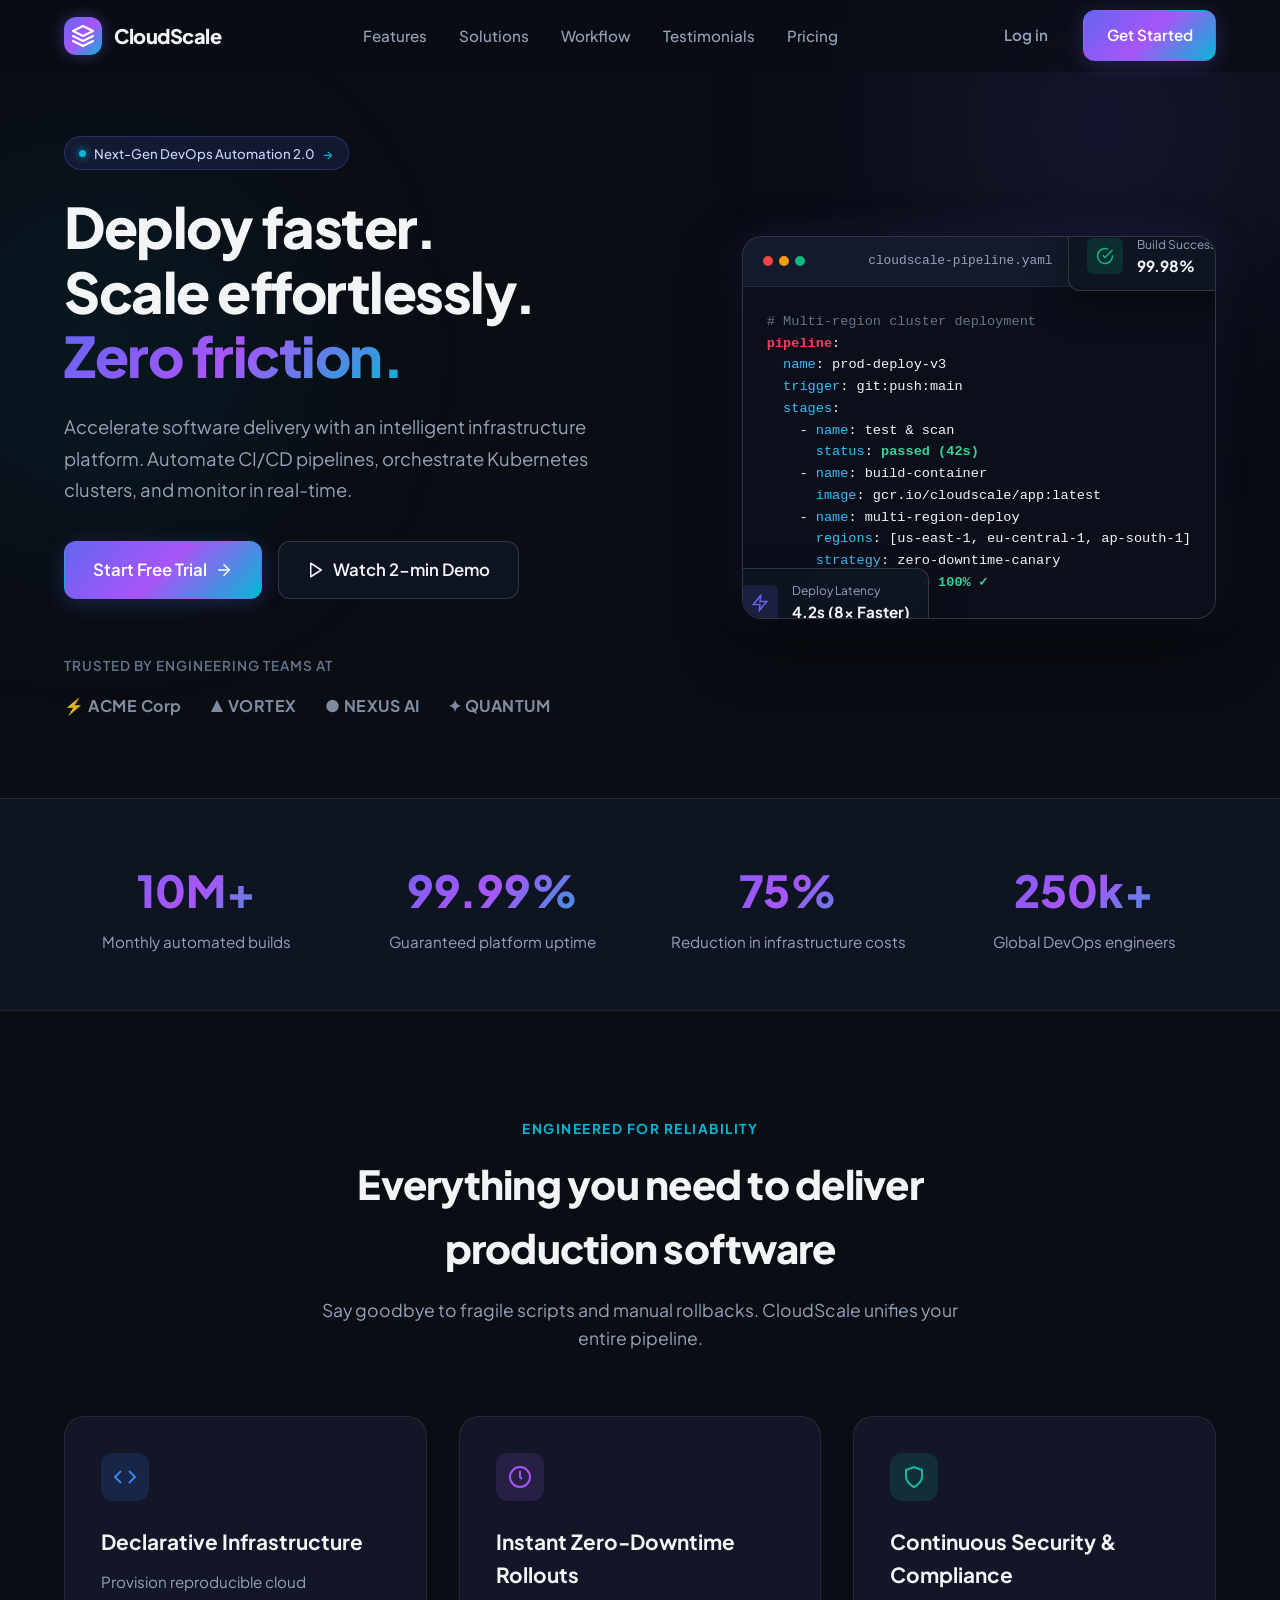
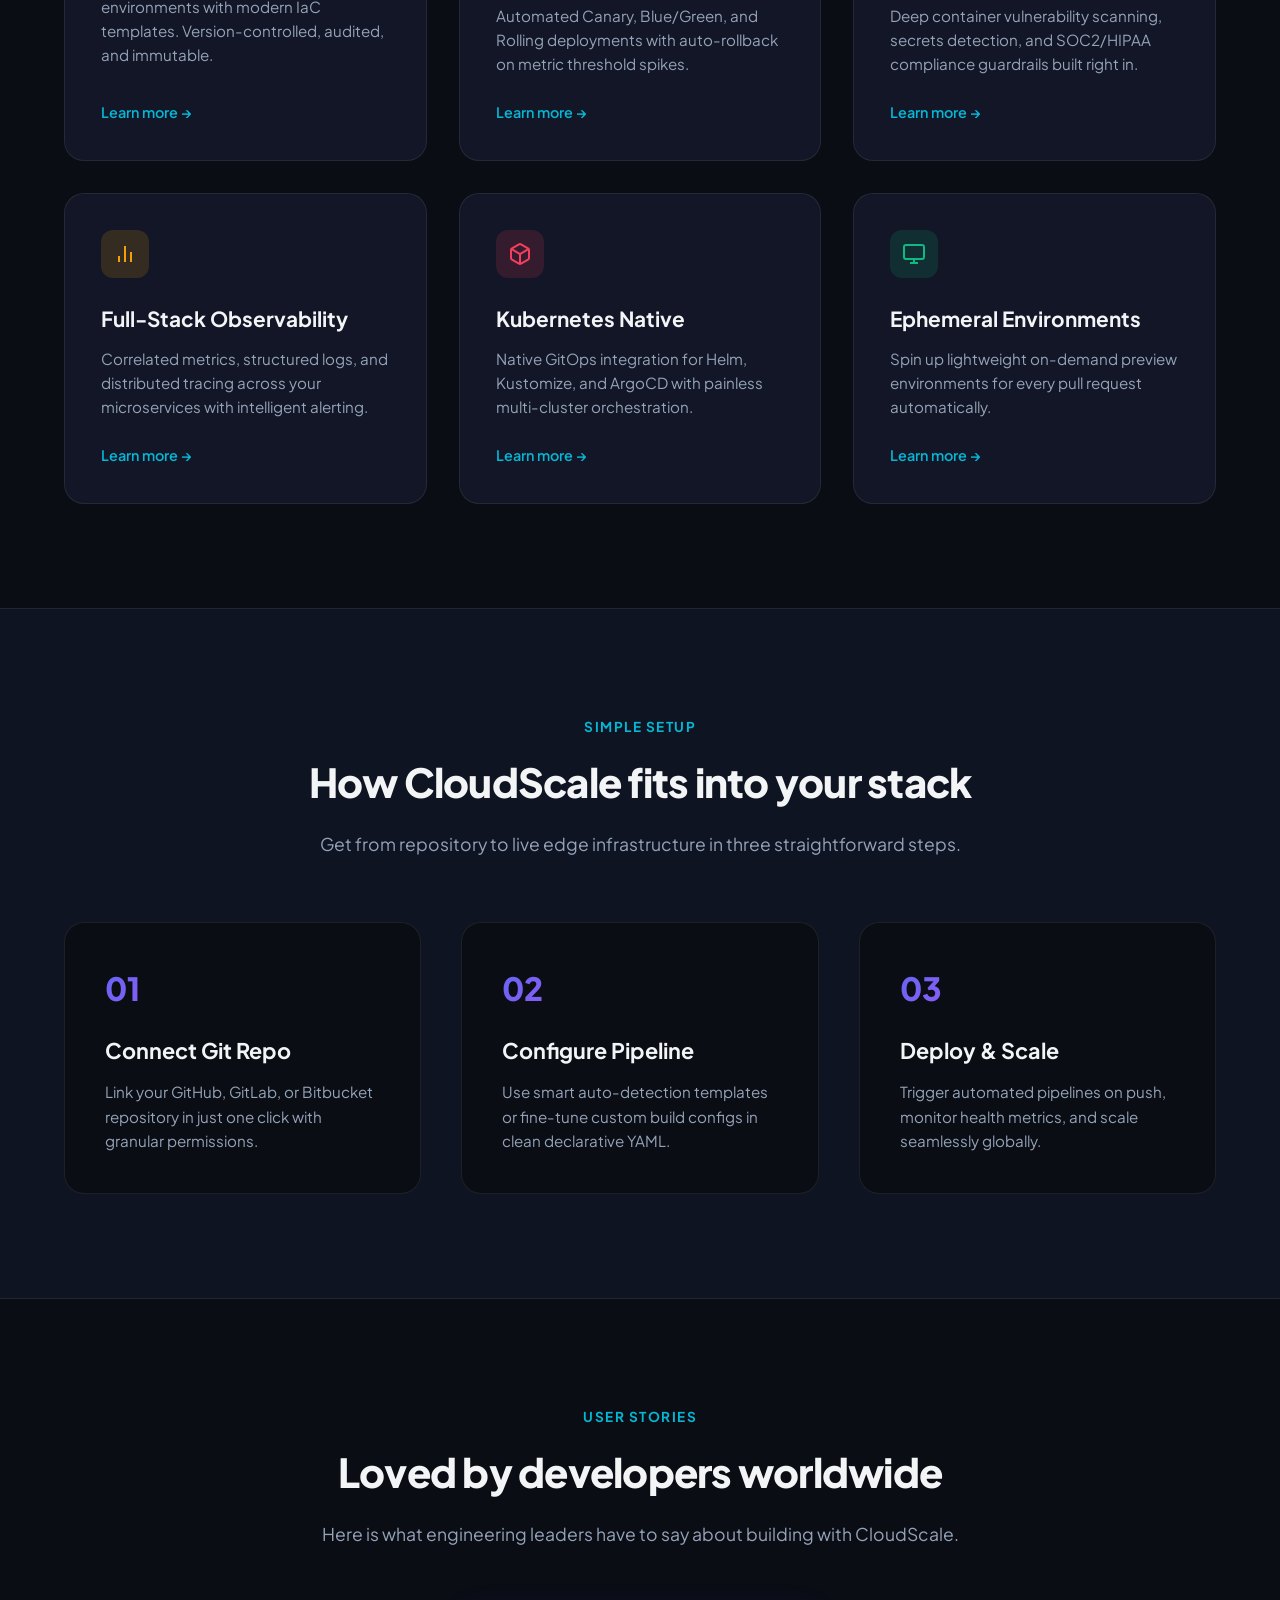
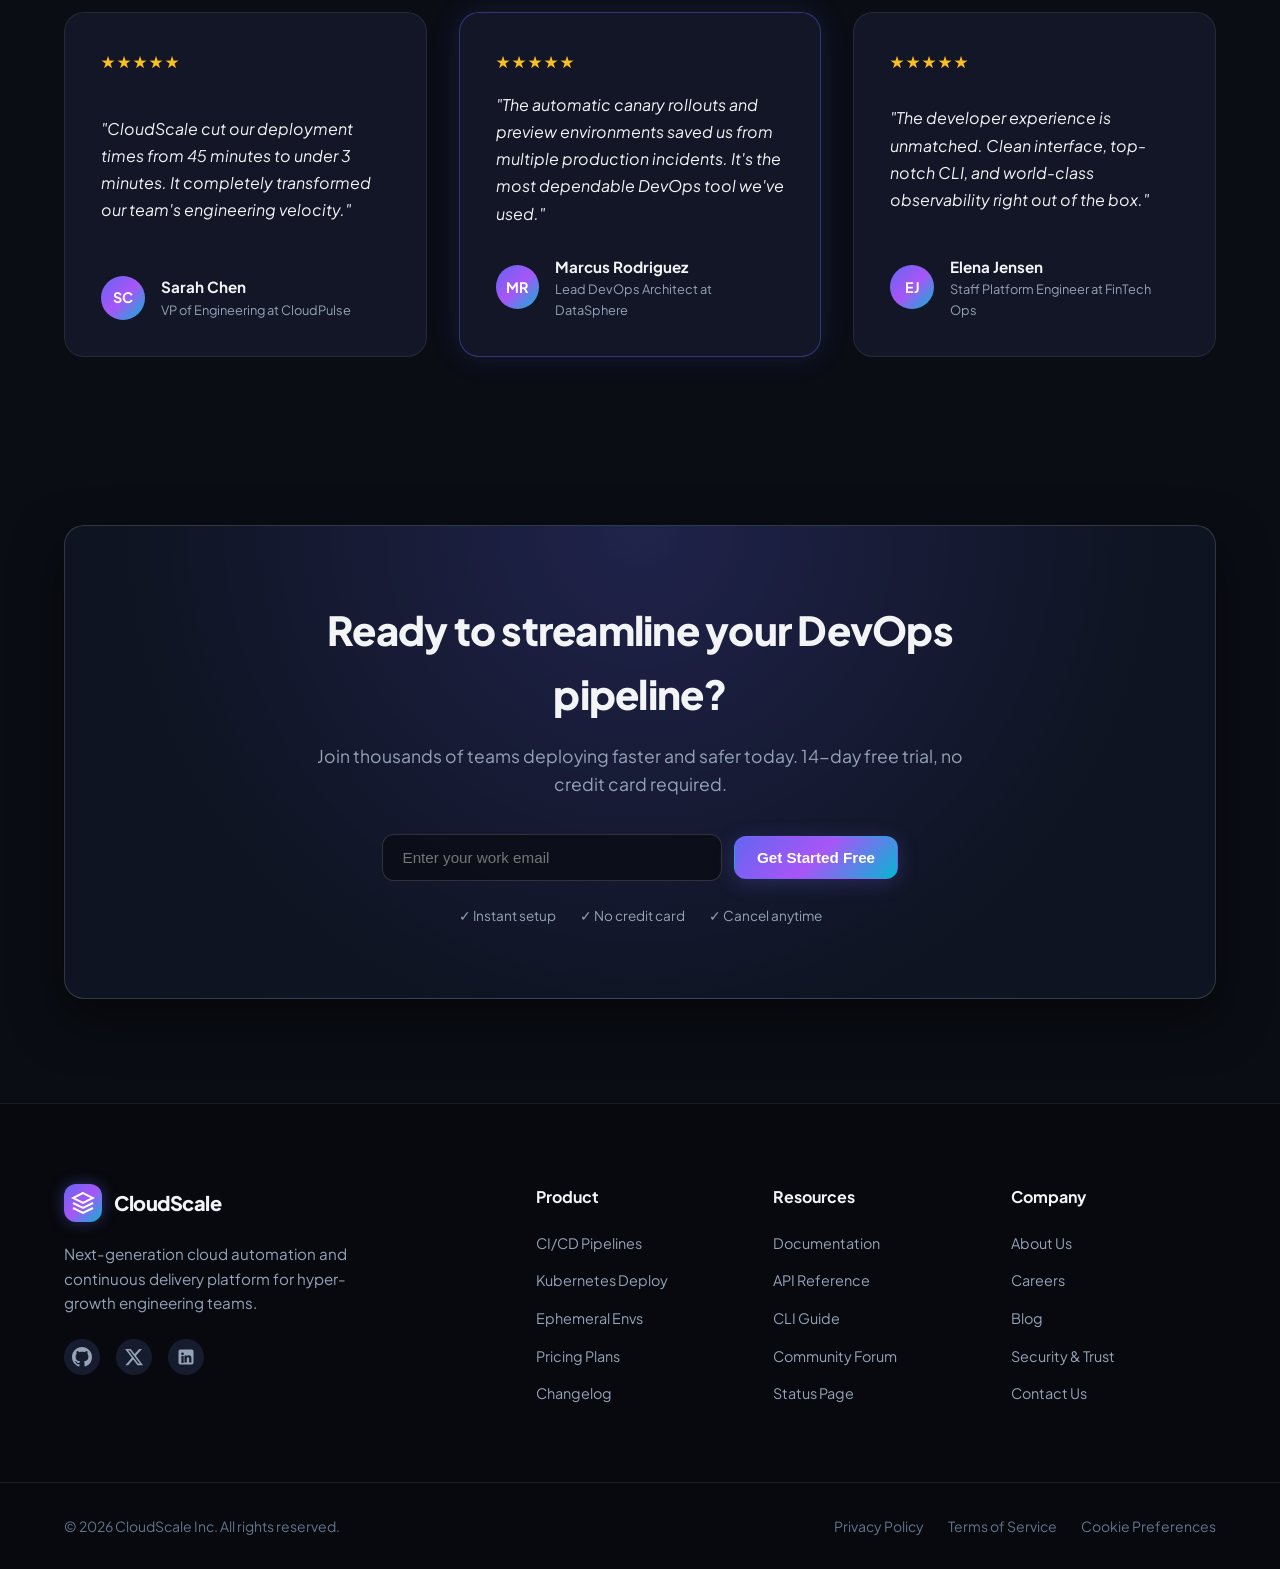
<file: index.html>
<!DOCTYPE html>
<html lang="en">
<head>
  <meta charset="UTF-8" />
  <meta name="viewport" content="width=device-width, initial-scale=1.0" />
  <title>CloudScale — Modern Cloud & DevOps Platform</title>
  <link rel="preconnect" href="https://fonts.googleapis.com">
  <link rel="preconnect" href="https://fonts.gstatic.com" crossorigin>
  <link href="https://fonts.googleapis.com/css2?family=Plus+Jakarta+Sans:wght@300;400;500;600;700;800&display=swap" rel="stylesheet">
  <link rel="stylesheet" href="styles.css" />
</head>
<body>
  <!-- Header / Navigation -->
  <header class="navbar" id="navbar">
    <div class="container nav-container">
      <a href="#" class="brand-logo">
        <div class="logo-icon">
          <svg width="24" height="24" viewBox="0 0 24 24" fill="none" stroke="currentColor" stroke-width="2" stroke-linecap="round" stroke-linejoin="round">
            <polygon points="12 2 2 7 12 12 22 7 12 2"></polygon>
            <polyline points="2 17 12 22 22 17"></polyline>
            <polyline points="2 12 12 17 22 12"></polyline>
          </svg>
        </div>
        <span>CloudScale</span>
      </a>

      <nav class="nav-menu" id="nav-menu">
        <ul class="nav-list">
          <li class="nav-item"><a href="#features" class="nav-link">Features</a></li>
          <li class="nav-item"><a href="#solutions" class="nav-link">Solutions</a></li>
          <li class="nav-item"><a href="#workflow" class="nav-link">Workflow</a></li>
          <li class="nav-item"><a href="#testimonials" class="nav-link">Testimonials</a></li>
          <li class="nav-item"><a href="#pricing" class="nav-link">Pricing</a></li>
        </ul>
        <div class="nav-mobile-actions">
          <a href="login.html" class="btn btn-secondary btn-sm">Log in</a>
          <a href="#get-started" class="btn btn-primary btn-sm">Get Started</a>
        </div>
      </nav>

      <div class="nav-actions">
        <a href="login.html" class="btn btn-ghost">Log in</a>
        <a href="#get-started" class="btn btn-primary">Get Started</a>
        <button class="menu-toggle" id="menu-toggle" aria-label="Toggle navigation">
          <span class="bar"></span>
          <span class="bar"></span>
          <span class="bar"></span>
        </button>
      </div>
    </div>
  </header>

  <!-- Hero Section -->
  <main>
    <section class="hero" id="home">
      <div class="glow glow-1"></div>
      <div class="glow glow-2"></div>
      
      <div class="container hero-container">
        <div class="hero-content">
          <div class="badge">
            <span class="badge-dot"></span>
            <span>Next-Gen DevOps Automation 2.0</span>
            <span class="badge-arrow">→</span>
          </div>

          <h1 class="hero-title">
            Deploy faster. <br />
            Scale effortlessly. <br />
            <span class="gradient-text">Zero friction.</span>
          </h1>

          <p class="hero-description">
            Accelerate software delivery with an intelligent infrastructure platform.
            Automate CI/CD pipelines, orchestrate Kubernetes clusters, and monitor in real-time.
          </p>

          <div class="hero-cta-group">
            <a href="#get-started" class="btn btn-primary btn-lg">
              Start Free Trial
              <svg width="18" height="18" viewBox="0 0 24 24" fill="none" stroke="currentColor" stroke-width="2" stroke-linecap="round" stroke-linejoin="round">
                <line x1="5" y1="12" x2="19" y2="12"></line>
                <polyline points="12 5 19 12 12 19"></polyline>
              </svg>
            </a>
            <a href="#demo" class="btn btn-secondary btn-lg">
              <svg width="18" height="18" viewBox="0 0 24 24" fill="none" stroke="currentColor" stroke-width="2" stroke-linecap="round" stroke-linejoin="round">
                <polygon points="5 3 19 12 5 21 5 3"></polygon>
              </svg>
              Watch 2-min Demo
            </a>
          </div>

          <div class="hero-trust">
            <p>Trusted by engineering teams at</p>
            <div class="trust-logos">
              <span class="brand-item">⚡ ACME Corp</span>
              <span class="brand-item">▲ VORTEX</span>
              <span class="brand-item">● NEXUS AI</span>
              <span class="brand-item">✦ QUANTUM</span>
            </div>
          </div>
        </div>

        <div class="hero-visual">
          <div class="window-card">
            <div class="window-header">
              <div class="window-dots">
                <span class="dot red"></span>
                <span class="dot yellow"></span>
                <span class="dot green"></span>
              </div>
              <div class="window-title">cloudscale-pipeline.yaml</div>
              <div class="window-status">
                <span class="pulse-indicator"></span> Live Deploy
              </div>
            </div>

            <div class="code-preview">
              <pre><code><span class="code-comment"># Multi-region cluster deployment</span>
<span class="code-keyword">pipeline</span>:
  <span class="code-prop">name</span>: prod-deploy-v3
  <span class="code-prop">trigger</span>: git:push:main
  <span class="code-prop">stages</span>:
    - <span class="code-prop">name</span>: test & scan
      <span class="code-prop">status</span>: <span class="code-success">passed (42s)</span>
    - <span class="code-prop">name</span>: build-container
      <span class="code-prop">image</span>: gcr.io/cloudscale/app:latest
    - <span class="code-prop">name</span>: multi-region-deploy
      <span class="code-prop">regions</span>: [us-east-1, eu-central-1, ap-south-1]
      <span class="code-prop">strategy</span>: zero-downtime-canary
      <span class="code-prop">status</span>: <span class="code-success">active 100% ✓</span></code></pre>
            </div>

            <!-- Floating metric cards -->
            <div class="floating-card stat-pill top-right">
              <div class="stat-icon green">
                <svg width="18" height="18" viewBox="0 0 24 24" fill="none" stroke="currentColor" stroke-width="2">
                  <path d="M22 11.08V12a10 10 0 1 1-5.93-9.14"></path>
                  <polyline points="22 4 12 14.01 9 11.01"></polyline>
                </svg>
              </div>
              <div>
                <div class="pill-label">Build Success</div>
                <div class="pill-val">99.98%</div>
              </div>
            </div>

            <div class="floating-card stat-pill bottom-left">
              <div class="stat-icon purple">
                <svg width="18" height="18" viewBox="0 0 24 24" fill="none" stroke="currentColor" stroke-width="2">
                  <polygon points="13 2 3 14 12 14 11 22 21 10 12 10 13 2"></polygon>
                </svg>
              </div>
              <div>
                <div class="pill-label">Deploy Latency</div>
                <div class="pill-val">4.2s (8x Faster)</div>
              </div>
            </div>
          </div>
        </div>
      </div>
    </section>

    <!-- Stats Section -->
    <section class="stats-section">
      <div class="container">
        <div class="stats-grid">
          <div class="stat-item">
            <h3 class="stat-number">10M+</h3>
            <p class="stat-desc">Monthly automated builds</p>
          </div>
          <div class="stat-item">
            <h3 class="stat-number">99.99%</h3>
            <p class="stat-desc">Guaranteed platform uptime</p>
          </div>
          <div class="stat-item">
            <h3 class="stat-number">75%</h3>
            <p class="stat-desc">Reduction in infrastructure costs</p>
          </div>
          <div class="stat-item">
            <h3 class="stat-number">250k+</h3>
            <p class="stat-desc">Global DevOps engineers</p>
          </div>
        </div>
      </div>
    </section>

    <!-- Features Section -->
    <section class="features" id="features">
      <div class="container">
        <div class="section-header">
          <span class="subheading">Engineered for Reliability</span>
          <h2 class="section-title">Everything you need to deliver production software</h2>
          <p class="section-subtitle">
            Say goodbye to fragile scripts and manual rollbacks. CloudScale unifies your entire pipeline.
          </p>
        </div>

        <div class="features-grid">
          <!-- Card 1 -->
          <div class="feature-card">
            <div class="feature-icon icon-blue">
              <svg width="24" height="24" viewBox="0 0 24 24" fill="none" stroke="currentColor" stroke-width="2">
                <polyline points="16 18 22 12 16 6"></polyline>
                <polyline points="8 6 2 12 8 18"></polyline>
              </svg>
            </div>
            <h3 class="feature-title">Declarative Infrastructure</h3>
            <p class="feature-text">
              Provision reproducible cloud environments with modern IaC templates. Version-controlled, audited, and immutable.
            </p>
            <a href="#" class="feature-link">Learn more →</a>
          </div>

          <!-- Card 2 -->
          <div class="feature-card">
            <div class="feature-icon icon-purple">
              <svg width="24" height="24" viewBox="0 0 24 24" fill="none" stroke="currentColor" stroke-width="2">
                <circle cx="12" cy="12" r="10"></circle>
                <polyline points="12 6 12 12 14 14"></polyline>
              </svg>
            </div>
            <h3 class="feature-title">Instant Zero-Downtime Rollouts</h3>
            <p class="feature-text">
              Automated Canary, Blue/Green, and Rolling deployments with auto-rollback on metric threshold spikes.
            </p>
            <a href="#" class="feature-link">Learn more →</a>
          </div>

          <!-- Card 3 -->
          <div class="feature-card">
            <div class="feature-icon icon-teal">
              <svg width="24" height="24" viewBox="0 0 24 24" fill="none" stroke="currentColor" stroke-width="2">
                <path d="M12 22s8-4 8-10V5l-8-3-8 3v7c0 6 8 10 8 10z"></path>
              </svg>
            </div>
            <h3 class="feature-title">Continuous Security & Compliance</h3>
            <p class="feature-text">
              Deep container vulnerability scanning, secrets detection, and SOC2/HIPAA compliance guardrails built right in.
            </p>
            <a href="#" class="feature-link">Learn more →</a>
          </div>

          <!-- Card 4 -->
          <div class="feature-card">
            <div class="feature-icon icon-amber">
              <svg width="24" height="24" viewBox="0 0 24 24" fill="none" stroke="currentColor" stroke-width="2">
                <line x1="18" y1="20" x2="18" y2="10"></line>
                <line x1="12" y1="20" x2="12" y2="4"></line>
                <line x1="6" y1="20" x2="6" y2="14"></line>
              </svg>
            </div>
            <h3 class="feature-title">Full-Stack Observability</h3>
            <p class="feature-text">
              Correlated metrics, structured logs, and distributed tracing across your microservices with intelligent alerting.
            </p>
            <a href="#" class="feature-link">Learn more →</a>
          </div>

          <!-- Card 5 -->
          <div class="feature-card">
            <div class="feature-icon icon-rose">
              <svg width="24" height="24" viewBox="0 0 24 24" fill="none" stroke="currentColor" stroke-width="2">
                <path d="M21 16V8a2 2 0 0 0-1-1.73l-7-4a2 2 0 0 0-2 0l-7 4A2 2 0 0 0 3 8v8a2 2 0 0 0 1 1.73l7 4a2 2 0 0 0 2 0l7-4A2 2 0 0 0 21 16z"></path>
                <polyline points="3.27 6.96 12 12.01 20.73 6.96"></polyline>
                <line x1="12" y1="22.08" x2="12" y2="12"></line>
              </svg>
            </div>
            <h3 class="feature-title">Kubernetes Native</h3>
            <p class="feature-text">
              Native GitOps integration for Helm, Kustomize, and ArgoCD with painless multi-cluster orchestration.
            </p>
            <a href="#" class="feature-link">Learn more →</a>
          </div>

          <!-- Card 6 -->
          <div class="feature-card">
            <div class="feature-icon icon-emerald">
              <svg width="24" height="24" viewBox="0 0 24 24" fill="none" stroke="currentColor" stroke-width="2">
                <rect x="2" y="3" width="20" height="14" rx="2" ry="2"></rect>
                <line x1="8" y1="21" x2="16" y2="21"></line>
                <line x1="12" y1="17" x2="12" y2="21"></line>
              </svg>
            </div>
            <h3 class="feature-title">Ephemeral Environments</h3>
            <p class="feature-text">
              Spin up lightweight on-demand preview environments for every pull request automatically.
            </p>
            <a href="#" class="feature-link">Learn more →</a>
          </div>
        </div>
      </div>
    </section>

    <!-- Workflow Section -->
    <section class="workflow" id="workflow">
      <div class="container">
        <div class="section-header">
          <span class="subheading">Simple Setup</span>
          <h2 class="section-title">How CloudScale fits into your stack</h2>
          <p class="section-subtitle">Get from repository to live edge infrastructure in three straightforward steps.</p>
        </div>

        <div class="steps-grid">
          <div class="step-card">
            <div class="step-number">01</div>
            <h3 class="step-title">Connect Git Repo</h3>
            <p class="step-text">Link your GitHub, GitLab, or Bitbucket repository in just one click with granular permissions.</p>
          </div>
          <div class="step-card">
            <div class="step-number">02</div>
            <h3 class="step-title">Configure Pipeline</h3>
            <p class="step-text">Use smart auto-detection templates or fine-tune custom build configs in clean declarative YAML.</p>
          </div>
          <div class="step-card">
            <div class="step-number">03</div>
            <h3 class="step-title">Deploy & Scale</h3>
            <p class="step-text">Trigger automated pipelines on push, monitor health metrics, and scale seamlessly globally.</p>
          </div>
        </div>
      </div>
    </section>

    <!-- Testimonials Section -->
    <section class="testimonials" id="testimonials">
      <div class="container">
        <div class="section-header">
          <span class="subheading">User Stories</span>
          <h2 class="section-title">Loved by developers worldwide</h2>
          <p class="section-subtitle">Here is what engineering leaders have to say about building with CloudScale.</p>
        </div>

        <div class="testimonials-grid">
          <div class="testimonial-card">
            <div class="rating">★★★★★</div>
            <p class="quote">
              "CloudScale cut our deployment times from 45 minutes to under 3 minutes. It completely transformed our team's engineering velocity."
            </p>
            <div class="author-info">
              <div class="avatar">SC</div>
              <div>
                <div class="author-name">Sarah Chen</div>
                <div class="author-role">VP of Engineering at CloudPulse</div>
              </div>
            </div>
          </div>

          <div class="testimonial-card featured">
            <div class="rating">★★★★★</div>
            <p class="quote">
              "The automatic canary rollouts and preview environments saved us from multiple production incidents. It's the most dependable DevOps tool we've used."
            </p>
            <div class="author-info">
              <div class="avatar">MR</div>
              <div>
                <div class="author-name">Marcus Rodriguez</div>
                <div class="author-role">Lead DevOps Architect at DataSphere</div>
              </div>
            </div>
          </div>

          <div class="testimonial-card">
            <div class="rating">★★★★★</div>
            <p class="quote">
              "The developer experience is unmatched. Clean interface, top-notch CLI, and world-class observability right out of the box."
            </p>
            <div class="author-info">
              <div class="avatar">EJ</div>
              <div>
                <div class="author-name">Elena Jensen</div>
                <div class="author-role">Staff Platform Engineer at FinTech Ops</div>
              </div>
            </div>
          </div>
        </div>
      </div>
    </section>

    <!-- Call to Action Banner -->
    <section class="cta-banner" id="get-started">
      <div class="container">
        <div class="cta-card">
          <div class="cta-content">
            <h2 class="cta-title">Ready to streamline your DevOps pipeline?</h2>
            <p class="cta-text">
              Join thousands of teams deploying faster and safer today. 14-day free trial, no credit card required.
            </p>
            <form class="cta-form" id="signup-form" onsubmit="event.preventDefault(); alert('Thank you for getting started!');">
              <input type="email" placeholder="Enter your work email" required class="cta-input" />
              <button type="submit" class="btn btn-primary">Get Started Free</button>
            </form>
            <div class="cta-perks">
              <span>✓ Instant setup</span>
              <span>✓ No credit card</span>
              <span>✓ Cancel anytime</span>
            </div>
          </div>
        </div>
      </div>
    </section>
  </main>

  <!-- Footer -->
  <footer class="footer">
    <div class="container footer-container">
      <div class="footer-brand">
        <a href="#" class="brand-logo">
          <div class="logo-icon">
            <svg width="24" height="24" viewBox="0 0 24 24" fill="none" stroke="currentColor" stroke-width="2">
              <polygon points="12 2 2 7 12 12 22 7 12 2"></polygon>
              <polyline points="2 17 12 22 22 17"></polyline>
              <polyline points="2 12 12 17 22 12"></polyline>
            </svg>
          </div>
          <span>CloudScale</span>
        </a>
        <p class="footer-bio">
          Next-generation cloud automation and continuous delivery platform for hyper-growth engineering teams.
        </p>
        <div class="social-links">
          <a href="#" class="social-icon" aria-label="GitHub">
            <svg width="20" height="20" viewBox="0 0 24 24" fill="currentColor">
              <path d="M12 0C5.37 0 0 5.37 0 12c0 5.31 3.435 9.795 8.205 11.385.6.105.825-.255.825-.57 0-.285-.015-1.23-.015-2.235-3.015.555-3.795-.735-4.035-1.41-.135-.345-.72-1.41-1.23-1.695-.42-.225-1.02-.78-.015-.795.945-.015 1.62.87 1.845 1.23 1.08 1.815 2.805 1.305 3.495.99.105-.78.42-1.305.765-1.605-2.67-.3-5.46-1.335-5.46-5.925 0-1.305.465-2.385 1.23-3.225-.12-.3-.54-1.53.12-3.18 0 0 1.005-.315 3.3 1.23.96-.27 1.98-.405 3-.405s2.04.135 3 .405c2.295-1.56 3.3-1.23 3.3-1.23.66 1.65.24 2.88.12 3.18.765.84 1.23 1.905 1.23 3.225 0 4.605-2.805 5.625-5.475 5.925.435.375.81 1.095.81 2.22 0 1.605-.015 2.895-.015 3.3 0 .315.225.69.825.57A12.02 12.02 0 0024 12c0-6.63-5.37-12-12-12z"/>
            </svg>
          </a>
          <a href="#" class="social-icon" aria-label="Twitter">
            <svg width="20" height="20" viewBox="0 0 24 24" fill="currentColor">
              <path d="M18.244 2.25h3.308l-7.227 8.26 8.502 11.24H16.17l-5.214-6.817L4.99 21.75H1.68l7.73-8.835L1.254 2.25H8.08l4.713 6.231zm-1.161 17.52h1.833L7.084 4.126H5.117z"/>
            </svg>
          </a>
          <a href="#" class="social-icon" aria-label="LinkedIn">
            <svg width="20" height="20" viewBox="0 0 24 24" fill="currentColor">
              <path d="M19 3a2 2 0 0 1 2 2v14a2 2 0 0 1-2 2H5a2 2 0 0 1-2-2V5a2 2 0 0 1 2-2h14m-.5 15.5v-5.3a3.26 3.26 0 0 0-3.26-3.26c-.85 0-1.84.52-2.28 1.3v-1.11h-2.79v8.37h2.79v-4.93c0-.77.62-1.4 1.39-1.4a1.4 1.4 0 0 1 1.4 1.4v4.93h2.75M6.46 10.9v8.37H9.2V10.9H6.46M7.83 6.45a1.65 1.65 0 1 0 0 3.3 1.65 1.65 0 0 0 0-3.3z"/>
            </svg>
          </a>
        </div>
      </div>

      <div class="footer-links-grid">
        <div class="footer-col">
          <h4 class="footer-col-title">Product</h4>
          <ul>
            <li><a href="#features">CI/CD Pipelines</a></li>
            <li><a href="#features">Kubernetes Deploy</a></li>
            <li><a href="#features">Ephemeral Envs</a></li>
            <li><a href="#pricing">Pricing Plans</a></li>
            <li><a href="#">Changelog</a></li>
          </ul>
        </div>
        <div class="footer-col">
          <h4 class="footer-col-title">Resources</h4>
          <ul>
            <li><a href="#">Documentation</a></li>
            <li><a href="#">API Reference</a></li>
            <li><a href="#">CLI Guide</a></li>
            <li><a href="#">Community Forum</a></li>
            <li><a href="#">Status Page</a></li>
          </ul>
        </div>
        <div class="footer-col">
          <h4 class="footer-col-title">Company</h4>
          <ul>
            <li><a href="#">About Us</a></li>
            <li><a href="#">Careers</a></li>
            <li><a href="#">Blog</a></li>
            <li><a href="#">Security & Trust</a></li>
            <li><a href="#">Contact Us</a></li>
          </ul>
        </div>
      </div>
    </div>

    <div class="footer-bottom">
      <div class="container footer-bottom-inner">
        <p>&copy; 2026 CloudScale Inc. All rights reserved.</p>
        <div class="legal-links">
          <a href="#">Privacy Policy</a>
          <a href="#">Terms of Service</a>
          <a href="#">Cookie Preferences</a>
        </div>
      </div>
    </div>
  </footer>

  <script src="script.js"></script>
</body>
</html>
</file>
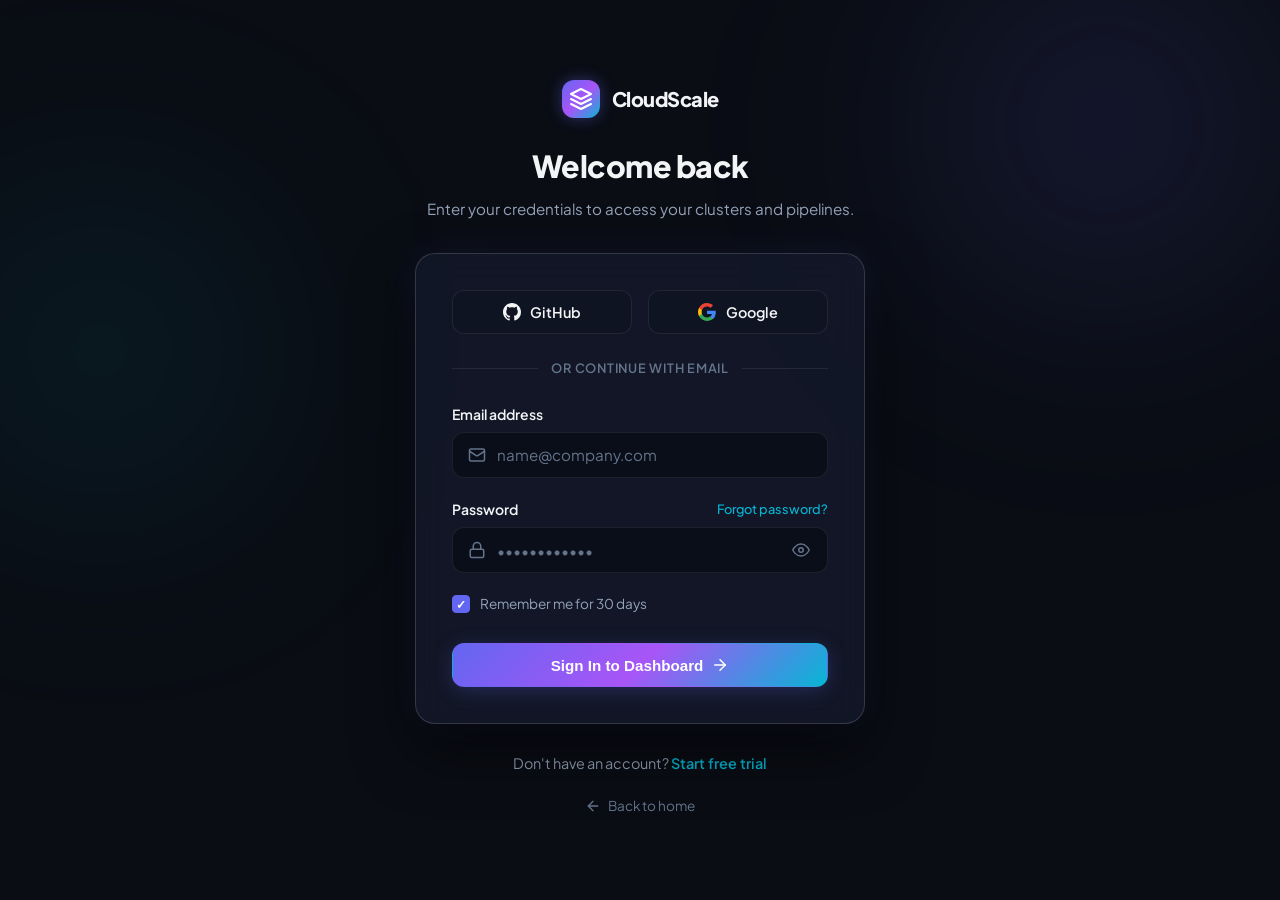
<file: login.html>
<!DOCTYPE html>
<html lang="en">
<head>
  <meta charset="UTF-8" />
  <meta name="viewport" content="width=device-width, initial-scale=1.0" />
  <title>Log In — CloudScale</title>
  <link rel="preconnect" href="https://fonts.googleapis.com">
  <link rel="preconnect" href="https://fonts.gstatic.com" crossorigin>
  <link href="https://fonts.googleapis.com/css2?family=Plus+Jakarta+Sans:wght@300;400;500;600;700;800&display=swap" rel="stylesheet">
  <link rel="stylesheet" href="styles.css" />
</head>
<body class="auth-body">
  <div class="glow glow-1"></div>
  <div class="glow glow-2"></div>

  <div class="auth-container">
    <!-- Brand Header -->
    <div class="auth-header">
      <a href="index.html" class="brand-logo auth-logo">
        <div class="logo-icon">
          <svg width="24" height="24" viewBox="0 0 24 24" fill="none" stroke="currentColor" stroke-width="2" stroke-linecap="round" stroke-linejoin="round">
            <polygon points="12 2 2 7 12 12 22 7 12 2"></polygon>
            <polyline points="2 17 12 22 22 17"></polyline>
            <polyline points="2 12 12 17 22 12"></polyline>
          </svg>
        </div>
        <span>CloudScale</span>
      </a>
      <h1 class="auth-title">Welcome back</h1>
      <p class="auth-subtitle">Enter your credentials to access your clusters and pipelines.</p>
    </div>

    <!-- Login Card -->
    <div class="auth-card">
      <!-- Social Sign In -->
      <div class="social-auth-group">
        <button type="button" class="btn-social">
          <svg width="18" height="18" viewBox="0 0 24 24" fill="currentColor">
            <path d="M12 0C5.37 0 0 5.37 0 12c0 5.31 3.435 9.795 8.205 11.385.6.105.825-.255.825-.57 0-.285-.015-1.23-.015-2.235-3.015.555-3.795-.735-4.035-1.41-.135-.345-.72-1.41-1.23-1.695-.42-.225-1.02-.78-.015-.795.945-.015 1.62.87 1.845 1.23 1.08 1.815 2.805 1.305 3.495.99.105-.78.42-1.305.765-1.605-2.67-.3-5.46-1.335-5.46-5.925 0-1.305.465-2.385 1.23-3.225-.12-.3-.54-1.53.12-3.18 0 0 1.005-.315 3.3 1.23.96-.27 1.98-.405 3-.405s2.04.135 3 .405c2.295-1.56 3.3-1.23 3.3-1.23.66 1.65.24 2.88.12 3.18.765.84 1.23 1.905 1.23 3.225 0 4.605-2.805 5.625-5.475 5.925.435.375.81 1.095.81 2.22 0 1.605-.015 2.895-.015 3.3 0 .315.225.69.825.57A12.02 12.02 0 0024 12c0-6.63-5.37-12-12-12z"/>
          </svg>
          <span>GitHub</span>
        </button>
        <button type="button" class="btn-social">
          <svg width="18" height="18" viewBox="0 0 24 24">
            <path fill="#4285F4" d="M23.745 12.27c0-.7-.06-1.4-.19-2.07H12v4.51h6.6c-.29 1.52-1.14 2.82-2.4 3.68v3.05h3.88c2.27-2.09 3.665-5.17 3.665-9.17z"/>
            <path fill="#34A853" d="M12 24c3.24 0 5.95-1.08 7.93-2.91l-3.88-3.05c-1.08.72-2.45 1.16-4.05 1.16-3.12 0-5.77-2.1-6.72-4.93H1.25v3.15C3.26 21.36 7.33 24 12 24z"/>
            <path fill="#FBBC05" d="M5.28 14.27A7.14 7.14 0 0 1 4.9 12c0-.79.14-1.57.38-2.27V6.58H1.25A11.97 11.97 0 0 0 0 12c0 1.92.45 3.74 1.25 5.42l4.03-3.15z"/>
            <path fill="#EA4335" d="M12 4.75c1.77 0 3.35.61 4.6 1.8l3.42-3.42C17.95 1.19 15.24 0 12 0 7.33 0 3.26 2.64 1.25 6.58l4.03 3.15c.95-2.83 3.6-4.98 6.72-4.98z"/>
          </svg>
          <span>Google</span>
        </button>
      </div>

      <div class="auth-divider">
        <span>or continue with email</span>
      </div>

      <!-- Login Form -->
      <form class="auth-form" id="login-form">
        <div class="form-group">
          <label for="email" class="form-label">Email address</label>
          <div class="input-wrapper">
            <svg class="input-icon" width="18" height="18" viewBox="0 0 24 24" fill="none" stroke="currentColor" stroke-width="2" stroke-linecap="round" stroke-linejoin="round">
              <rect x="2" y="4" width="20" height="16" rx="2"></rect>
              <path d="m22 7-8.97 5.7a1.94 1.94 0 0 1-2.06 0L2 7"></path>
            </svg>
            <input 
              type="email" 
              id="email" 
              class="form-input" 
              placeholder="name@company.com" 
              required 
              autocomplete="email"
            />
          </div>
        </div>

        <div class="form-group">
          <div class="label-row">
            <label for="password" class="form-label">Password</label>
            <a href="#" class="forgot-link">Forgot password?</a>
          </div>
          <div class="input-wrapper">
            <svg class="input-icon" width="18" height="18" viewBox="0 0 24 24" fill="none" stroke="currentColor" stroke-width="2" stroke-linecap="round" stroke-linejoin="round">
              <rect x="3" y="11" width="18" height="11" rx="2" ry="2"></rect>
              <path d="M7 11V7a5 5 0 0 1 10 0v4"></path>
            </svg>
            <input 
              type="password" 
              id="password" 
              class="form-input" 
              placeholder="••••••••••••" 
              required 
              autocomplete="current-password"
            />
            <button type="button" class="password-toggle" id="password-toggle" aria-label="Toggle password visibility">
              <svg id="eye-icon" width="18" height="18" viewBox="0 0 24 24" fill="none" stroke="currentColor" stroke-width="2" stroke-linecap="round" stroke-linejoin="round">
                <path d="M1 12s4-8 11-8 11 8 11 8-4 8-11 8-11-8-11-8z"></path>
                <circle cx="12" cy="12" r="3"></circle>
              </svg>
            </button>
          </div>
        </div>

        <div class="form-options">
          <label class="checkbox-container">
            <input type="checkbox" id="remember" checked />
            <span class="custom-checkbox"></span>
            <span class="checkbox-label">Remember me for 30 days</span>
          </label>
        </div>

        <button type="submit" class="btn btn-primary btn-block" id="login-submit-btn">
          <span>Sign In to Dashboard</span>
          <svg width="18" height="18" viewBox="0 0 24 24" fill="none" stroke="currentColor" stroke-width="2" stroke-linecap="round" stroke-linejoin="round">
            <line x1="5" y1="12" x2="19" y2="12"></line>
            <polyline points="12 5 19 12 12 19"></polyline>
          </svg>
        </button>
      </form>
    </div>

    <!-- Auth Footer / Switcher -->
    <div class="auth-footer">
      <p>Don't have an account? <a href="index.html#get-started" class="highlight-link">Start free trial</a></p>
      <div class="back-home">
        <a href="index.html" class="back-link">
          <svg width="16" height="16" viewBox="0 0 24 24" fill="none" stroke="currentColor" stroke-width="2" stroke-linecap="round" stroke-linejoin="round">
            <line x1="19" y1="12" x2="5" y2="12"></line>
            <polyline points="12 19 5 12 12 5"></polyline>
          </svg>
          Back to home
        </a>
      </div>
    </div>
  </div>

  <script src="script.js"></script>
</body>
</html>
</file>
<file: styles.css>
/* ==========================================================================
   ========================================================================== */
:root {
  --font-family: 'Plus Jakarta Sans', -apple-system, BlinkMacSystemFont, 'Segoe UI', Roboto, sans-serif;
  
  /* Color Palette */
  --bg-primary: #0a0d14;
  --bg-secondary: #0f1422;
  --bg-tertiary: #161c2e;
  --bg-card: rgba(22, 28, 46, 0.7);
  --bg-card-hover: rgba(30, 38, 62, 0.85);

  --border-color: rgba(255, 255, 255, 0.08);
  --border-color-light: rgba(255, 255, 255, 0.15);

  --text-main: #f3f4f6;
  --text-muted: #94a3b8;
  --text-subtle: #64748b;

  --accent-primary: #6366f1;       /* Indigo */
  --accent-primary-hover: #4f46e5;
  --accent-secondary: #06b6d4;     /* Cyan */
  --accent-gradient: linear-gradient(135deg, #6366f1 0%, #a855f7 50%, #06b6d4 100%);
  --accent-glow: rgba(99, 102, 241, 0.25);

  --success: #10b981;
  --warning: #f59e0b;
  --danger: #ef4444;

  /* Spacing & Sizes */
  --container-max-width: 1200px;
  --header-height: 72px;
  --radius-sm: 6px;
  --radius-md: 12px;
  --radius-lg: 20px;
  --radius-full: 9999px;

  /* Transitions */
  --transition-smooth: all 0.25s cubic-bezier(0.4, 0, 0.2, 1);
}

/* ==========================================================================
   Reset & Base Styles
   ========================================================================== */
*, *::before, *::after {
  box-sizing: border-box;
  margin: 0;
  padding: 0;
}

html {
  scroll-behavior: smooth;
  font-family: var(--font-family);
  background-color: var(--bg-primary);
  color: var(--text-main);
  line-height: 1.6;
  -webkit-font-smoothing: antialiased;
}

body {
  overflow-x: hidden;
  position: relative;
  background-color: var(--bg-primary);
  min-height: 100vh;
}

a {
  color: inherit;
  text-decoration: none;
  transition: var(--transition-smooth);
}

ul {
  list-style: none;
}

img, svg {
  vertical-align: middle;
}

/* Container */
.container {
  width: 100%;
  max-width: var(--container-max-width);
  margin-left: auto;
  margin-right: auto;
  padding-left: 1.5rem;
  padding-right: 1.5rem;
}

/* ==========================================================================
   Buttons & Badges
   ========================================================================== */
.btn {
  display: inline-flex;
  align-items: center;
  justify-content: center;
  gap: 0.5rem;
  padding: 0.75rem 1.4rem;
  font-size: 0.95rem;
  font-weight: 600;
  border-radius: var(--radius-md);
  border: 1px solid transparent;
  cursor: pointer;
  transition: var(--transition-smooth);
  white-space: nowrap;
}

.btn-primary {
  background: var(--accent-gradient);
  color: #ffffff;
  box-shadow: 0 4px 20px var(--accent-glow);
}

.btn-primary:hover {
  transform: translateY(-2px);
  box-shadow: 0 6px 25px rgba(99, 102, 241, 0.4);
}

.btn-secondary {
  background: var(--bg-secondary);
  color: var(--text-main);
  border-color: var(--border-color-light);
}

.btn-secondary:hover {
  background: var(--bg-tertiary);
  border-color: rgba(255, 255, 255, 0.3);
  transform: translateY(-2px);
}

.btn-ghost {
  background: transparent;
  color: var(--text-muted);
}

.btn-ghost:hover {
  color: var(--text-main);
  background: rgba(255, 255, 255, 0.05);
}

.btn-sm {
  padding: 0.5rem 1rem;
  font-size: 0.875rem;
}

.btn-lg {
  padding: 0.9rem 1.75rem;
  font-size: 1.05rem;
}

.badge {
  display: inline-flex;
  align-items: center;
  gap: 0.5rem;
  padding: 0.35rem 0.9rem;
  font-size: 0.825rem;
  font-weight: 500;
  border-radius: var(--radius-full);
  background: rgba(99, 102, 241, 0.12);
  border: 1px solid rgba(99, 102, 241, 0.3);
  color: #c7d2fe;
  margin-bottom: 1.5rem;
}

.badge-dot {
  width: 7px;
  height: 7px;
  border-radius: 50%;
  background-color: var(--accent-secondary);
  box-shadow: 0 0 8px var(--accent-secondary);
}

.badge-arrow {
  color: var(--accent-secondary);
  transition: transform 0.2s ease;
}

.badge:hover .badge-arrow {
  transform: translateX(3px);
}

.gradient-text {
  background: var(--accent-gradient);
  -webkit-background-clip: text;
  -webkit-text-fill-color: transparent;
}

/* ==========================================================================
   Header & Navigation
   ========================================================================== */
.navbar {
  position: fixed;
  top: 0;
  left: 0;
  right: 0;
  height: var(--header-height);
  z-index: 1000;
  background: rgba(10, 13, 20, 0.7);
  backdrop-filter: blur(12px);
  border-bottom: 1px solid transparent;
  transition: var(--transition-smooth);
}

.navbar.scrolled {
  background: rgba(10, 13, 20, 0.9);
  border-bottom-color: var(--border-color);
  box-shadow: 0 10px 30px rgba(0, 0, 0, 0.5);
}

.nav-container {
  display: flex;
  align-items: center;
  justify-content: space-between;
  height: 100%;
}

.brand-logo {
  display: flex;
  align-items: center;
  gap: 0.75rem;
  font-size: 1.25rem;
  font-weight: 800;
  letter-spacing: -0.5px;
  color: var(--text-main);
}

.logo-icon {
  width: 38px;
  height: 38px;
  display: flex;
  align-items: center;
  justify-content: center;
  background: var(--accent-gradient);
  border-radius: var(--radius-md);
  color: white;
  box-shadow: 0 0 15px rgba(99, 102, 241, 0.4);
}

.nav-menu {
  display: flex;
  align-items: center;
}

.nav-list {
  display: flex;
  align-items: center;
  gap: 2rem;
}

.nav-link {
  font-size: 0.95rem;
  font-weight: 500;
  color: var(--text-muted);
}

.nav-link:hover {
  color: #ffffff;
}

.nav-actions {
  display: flex;
  align-items: center;
  gap: 0.75rem;
}

.nav-mobile-actions {
  display: none;
}

.menu-toggle {
  display: none;
  flex-direction: column;
  justify-content: space-between;
  width: 26px;
  height: 18px;
  background: transparent;
  border: none;
  cursor: pointer;
}

.menu-toggle .bar {
  height: 2px;
  width: 100%;
  background-color: var(--text-main);
  border-radius: 2px;
  transition: var(--transition-smooth);
}

/* ==========================================================================
   Hero Section
   ========================================================================== */
.hero {
  position: relative;
  padding-top: calc(var(--header-height) + 4rem);
  padding-bottom: 5rem;
  overflow: hidden;
}

.glow {
  position: absolute;
  border-radius: 50%;
  filter: blur(120px);
  z-index: 0;
  pointer-events: none;
}

.glow-1 {
  width: 450px;
  height: 450px;
  top: -100px;
  right: -50px;
  background: radial-gradient(circle, rgba(99, 102, 241, 0.25) 0%, rgba(0, 0, 0, 0) 70%);
}

.glow-2 {
  width: 400px;
  height: 400px;
  top: 150px;
  left: -100px;
  background: radial-gradient(circle, rgba(6, 182, 212, 0.18) 0%, rgba(0, 0, 0, 0) 70%);
}

.hero-container {
  display: grid;
  grid-template-columns: 1.15fr 0.85fr;
  gap: 3.5rem;
  align-items: center;
  position: relative;
  z-index: 1;
}

.hero-title {
  font-size: 3.5rem;
  font-weight: 800;
  line-height: 1.15;
  letter-spacing: -1.5px;
  margin-bottom: 1.5rem;
}

.hero-description {
  font-size: 1.15rem;
  color: var(--text-muted);
  line-height: 1.7;
  margin-bottom: 2.25rem;
  max-width: 540px;
}

.hero-cta-group {
  display: flex;
  flex-wrap: wrap;
  align-items: center;
  gap: 1rem;
  margin-bottom: 3.5rem;
}

.hero-trust p {
  font-size: 0.85rem;
  color: var(--text-subtle);
  text-transform: uppercase;
  letter-spacing: 1px;
  font-weight: 600;
  margin-bottom: 1rem;
}

.trust-logos {
  display: flex;
  flex-wrap: wrap;
  gap: 1.75rem;
  font-weight: 700;
  font-size: 1rem;
  color: var(--text-muted);
  opacity: 0.85;
}

.brand-item {
  letter-spacing: 0.5px;
}

/* Code / Visual Window */
.hero-visual {
  position: relative;
}

.window-card {
  background: var(--bg-secondary);
  border: 1px solid var(--border-color-light);
  border-radius: var(--radius-lg);
  box-shadow: 0 25px 60px rgba(0, 0, 0, 0.6), 0 0 40px rgba(99, 102, 241, 0.15);
  overflow: hidden;
  position: relative;
}

.window-header {
  display: flex;
  align-items: center;
  justify-content: space-between;
  padding: 0.9rem 1.25rem;
  background: rgba(22, 28, 46, 0.8);
  border-bottom: 1px solid var(--border-color);
}

.window-dots {
  display: flex;
  gap: 6px;
}

.dot {
  width: 10px;
  height: 10px;
  border-radius: 50%;
}
.dot.red { background: #ef4444; }
.dot.yellow { background: #f59e0b; }
.dot.green { background: #10b981; }

.window-title {
  font-size: 0.8rem;
  font-family: monospace;
  color: var(--text-muted);
}

.window-status {
  display: flex;
  align-items: center;
  gap: 6px;
  font-size: 0.75rem;
  font-weight: 600;
  color: var(--success);
}

.pulse-indicator {
  width: 6px;
  height: 6px;
  border-radius: 50%;
  background-color: var(--success);
  box-shadow: 0 0 6px var(--success);
  animation: pulse 2s infinite;
}

@keyframes pulse {
  0% { transform: scale(0.95); opacity: 0.8; }
  50% { transform: scale(1.4); opacity: 1; }
  100% { transform: scale(0.95); opacity: 0.8; }
}

.code-preview {
  padding: 1.5rem;
  font-family: ui-monospace, SFMono-Regular, Menlo, Monaco, Consolas, monospace;
  font-size: 0.85rem;
  line-height: 1.6;
  background: rgba(10, 13, 20, 0.6);
  overflow-x: auto;
}

.code-comment { color: #64748b; }
.code-keyword { color: #f43f5e; font-weight: 600; }
.code-prop { color: #38bdf8; }
.code-success { color: #34d399; font-weight: 600; }

/* Floating Stats Pills */
.floating-card {
  position: absolute;
  display: flex;
  align-items: center;
  gap: 0.85rem;
  padding: 0.75rem 1.15rem;
  background: rgba(15, 20, 34, 0.9);
  backdrop-filter: blur(12px);
  border: 1px solid var(--border-color-light);
  border-radius: var(--radius-md);
  box-shadow: 0 15px 35px rgba(0, 0, 0, 0.4);
  animation: float 4s ease-in-out infinite;
}

.floating-card.top-right {
  top: -15px;
  right: -20px;
}

.floating-card.bottom-left {
  bottom: -20px;
  left: -20px;
  animation-delay: 2s;
}

@keyframes float {
  0%, 100% { transform: translateY(0px); }
  50% { transform: translateY(-8px); }
}

.stat-icon {
  width: 36px;
  height: 36px;
  border-radius: var(--radius-sm);
  display: flex;
  align-items: center;
  justify-content: center;
}

.stat-icon.green {
  background: rgba(16, 185, 129, 0.15);
  color: var(--success);
}

.stat-icon.purple {
  background: rgba(99, 102, 241, 0.15);
  color: var(--accent-primary);
}

.pill-label {
  font-size: 0.75rem;
  color: var(--text-muted);
}

.pill-val {
  font-size: 0.95rem;
  font-weight: 700;
  color: var(--text-main);
}

/* ==========================================================================
   Stats Section
   ========================================================================== */
.stats-section {
  padding: 3.5rem 0;
  border-top: 1px solid var(--border-color);
  border-bottom: 1px solid var(--border-color);
  background: var(--bg-secondary);
}

.stats-grid {
  display: grid;
  grid-template-columns: repeat(4, 1fr);
  gap: 2rem;
  text-align: center;
}

.stat-number {
  font-size: 2.75rem;
  font-weight: 800;
  background: var(--accent-gradient);
  -webkit-background-clip: text;
  -webkit-text-fill-color: transparent;
  margin-bottom: 0.25rem;
}

.stat-desc {
  color: var(--text-muted);
  font-size: 0.95rem;
}

/* ==========================================================================
   Features Section
   ========================================================================== */
.features {
  padding: 6.5rem 0;
  position: relative;
}

.section-header {
  text-align: center;
  max-width: 680px;
  margin: 0 auto 4rem auto;
}

.subheading {
  display: inline-block;
  font-size: 0.85rem;
  font-weight: 700;
  text-transform: uppercase;
  letter-spacing: 1.5px;
  color: var(--accent-secondary);
  margin-bottom: 0.75rem;
}

.section-title {
  font-size: 2.5rem;
  font-weight: 800;
  letter-spacing: -0.75px;
  margin-bottom: 1rem;
}

.section-subtitle {
  font-size: 1.1rem;
  color: var(--text-muted);
  line-height: 1.6;
}

.features-grid {
  display: grid;
  grid-template-columns: repeat(3, 1fr);
  gap: 2rem;
}

.feature-card {
  background: var(--bg-card);
  border: 1px solid var(--border-color);
  border-radius: var(--radius-lg);
  padding: 2.25rem;
  transition: var(--transition-smooth);
  display: flex;
  flex-direction: column;
}

.feature-card:hover {
  background: var(--bg-card-hover);
  border-color: var(--border-color-light);
  transform: translateY(-5px);
  box-shadow: 0 15px 35px rgba(0, 0, 0, 0.35);
}

.feature-icon {
  width: 48px;
  height: 48px;
  border-radius: var(--radius-md);
  display: flex;
  align-items: center;
  justify-content: center;
  margin-bottom: 1.5rem;
}

.icon-blue   { background: rgba(59, 130, 246, 0.15); color: #3b82f6; }
.icon-purple { background: rgba(168, 85, 247, 0.15); color: #a855f7; }
.icon-teal   { background: rgba(20, 184, 166, 0.15); color: #14b8a6; }
.icon-amber  { background: rgba(245, 158, 11, 0.15); color: #f59e0b; }
.icon-rose   { background: rgba(244, 63, 94, 0.15);  color: #f43f5e; }
.icon-emerald{ background: rgba(16, 185, 129, 0.15); color: #10b981; }

.feature-title {
  font-size: 1.3rem;
  font-weight: 700;
  margin-bottom: 0.75rem;
}

.feature-text {
  color: var(--text-muted);
  font-size: 0.95rem;
  line-height: 1.6;
  margin-bottom: 1.5rem;
  flex-grow: 1;
}

.feature-link {
  font-size: 0.9rem;
  font-weight: 600;
  color: var(--accent-secondary);
}

.feature-link:hover {
  color: #ffffff;
}

/* ==========================================================================
   Workflow Section
   ========================================================================== */
.workflow {
  padding: 6.5rem 0;
  background: var(--bg-secondary);
  border-top: 1px solid var(--border-color);
  border-bottom: 1px solid var(--border-color);
}

.steps-grid {
  display: grid;
  grid-template-columns: repeat(3, 1fr);
  gap: 2.5rem;
}

.step-card {
  position: relative;
  padding: 2.5rem;
  background: var(--bg-primary);
  border: 1px solid var(--border-color);
  border-radius: var(--radius-lg);
}

.step-number {
  font-size: 2rem;
  font-weight: 900;
  background: var(--accent-gradient);
  -webkit-background-clip: text;
  -webkit-text-fill-color: transparent;
  margin-bottom: 1.25rem;
}

.step-title {
  font-size: 1.35rem;
  font-weight: 700;
  margin-bottom: 0.75rem;
}

.step-text {
  color: var(--text-muted);
  font-size: 0.95rem;
  line-height: 1.6;
}

/* ==========================================================================
   Testimonials Section
   ========================================================================== */
.testimonials {
  padding: 6.5rem 0;
}

.testimonials-grid {
  display: grid;
  grid-template-columns: repeat(3, 1fr);
  gap: 2rem;
}

.testimonial-card {
  background: var(--bg-card);
  border: 1px solid var(--border-color);
  border-radius: var(--radius-lg);
  padding: 2.25rem;
  display: flex;
  flex-direction: column;
  justify-content: space-between;
}

.testimonial-card.featured {
  border-color: rgba(99, 102, 241, 0.4);
  box-shadow: 0 0 30px rgba(99, 102, 241, 0.15);
}

.rating {
  color: #fbbf24;
  margin-bottom: 1rem;
  letter-spacing: 2px;
}

.quote {
  font-size: 1rem;
  line-height: 1.7;
  color: var(--text-main);
  margin-bottom: 1.75rem;
  font-style: italic;
}

.author-info {
  display: flex;
  align-items: center;
  gap: 1rem;
}

.avatar {
  width: 44px;
  height: 44px;
  border-radius: 50%;
  background: var(--accent-gradient);
  color: white;
  font-weight: 700;
  display: flex;
  align-items: center;
  justify-content: center;
  font-size: 0.9rem;
}

.author-name {
  font-weight: 700;
  font-size: 0.95rem;
}

.author-role {
  color: var(--text-muted);
  font-size: 0.8rem;
}

/* ==========================================================================
   Call To Action (CTA) Banner
   ========================================================================== */
.cta-banner {
  padding: 4rem 0 6.5rem 0;
}

.cta-card {
  background: radial-gradient(circle at 50% 0%, rgba(99, 102, 241, 0.25) 0%, rgba(15, 20, 34, 1) 70%);
  border: 1px solid var(--border-color-light);
  border-radius: var(--radius-lg);
  padding: 4.5rem 2rem;
  text-align: center;
  box-shadow: 0 20px 50px rgba(0, 0, 0, 0.5);
}

.cta-content {
  max-width: 650px;
  margin: 0 auto;
}

.cta-title {
  font-size: 2.5rem;
  font-weight: 800;
  letter-spacing: -0.75px;
  margin-bottom: 1rem;
}

.cta-text {
  font-size: 1.1rem;
  color: var(--text-muted);
  margin-bottom: 2.25rem;
}

.cta-form {
  display: flex;
  align-items: center;
  justify-content: center;
  gap: 0.75rem;
  margin-bottom: 1.5rem;
}

.cta-input {
  flex: 1;
  max-width: 340px;
  padding: 0.85rem 1.25rem;
  border-radius: var(--radius-md);
  border: 1px solid var(--border-color-light);
  background: rgba(10, 13, 20, 0.8);
  color: var(--text-main);
  font-size: 0.95rem;
  outline: none;
  transition: var(--transition-smooth);
}

.cta-input:focus {
  border-color: var(--accent-primary);
  box-shadow: 0 0 15px rgba(99, 102, 241, 0.3);
}

.cta-perks {
  display: flex;
  justify-content: center;
  gap: 1.5rem;
  font-size: 0.85rem;
  color: var(--text-muted);
}

/* ==========================================================================
   Footer
   ========================================================================== */
.footer {
  background: #07090e;
  border-top: 1px solid var(--border-color);
  padding: 5rem 0 2rem 0;
}

.footer-container {
  display: grid;
  grid-template-columns: 1.2fr 2fr;
  gap: 4rem;
  margin-bottom: 4rem;
}

.footer-bio {
  color: var(--text-muted);
  font-size: 0.95rem;
  margin: 1.25rem 0 1.5rem 0;
  max-width: 320px;
}

.social-links {
  display: flex;
  gap: 1rem;
}

.social-icon {
  width: 36px;
  height: 36px;
  border-radius: 50%;
  background: var(--bg-tertiary);
  color: var(--text-muted);
  display: flex;
  align-items: center;
  justify-content: center;
}

.social-icon:hover {
  background: var(--accent-primary);
  color: #ffffff;
  transform: translateY(-2px);
}

.footer-links-grid {
  display: grid;
  grid-template-columns: repeat(3, 1fr);
  gap: 2rem;
}

.footer-col-title {
  font-size: 1rem;
  font-weight: 700;
  margin-bottom: 1.25rem;
  color: var(--text-main);
}

.footer-col ul li {
  margin-bottom: 0.75rem;
}

.footer-col ul li a {
  color: var(--text-muted);
  font-size: 0.9rem;
}

.footer-col ul li a:hover {
  color: var(--text-main);
  padding-left: 3px;
}

.footer-bottom {
  border-top: 1px solid var(--border-color);
  padding-top: 2rem;
}

.footer-bottom-inner {
  display: flex;
  justify-content: space-between;
  align-items: center;
  font-size: 0.875rem;
  color: var(--text-subtle);
}

.legal-links {
  display: flex;
  gap: 1.5rem;
}

.legal-links a:hover {
  color: var(--text-main);
}

/* ==========================================================================
   Responsive Breakpoints
   ========================================================================== */
@media (max-width: 1024px) {
  .hero-container {
    grid-template-columns: 1fr;
    text-align: center;
  }

  .hero-description {
    margin-left: auto;
    margin-right: auto;
  }

  .hero-cta-group {
    justify-content: center;
  }

  .trust-logos {
    justify-content: center;
  }

  .hero-visual {
    max-width: 600px;
    margin: 0 auto;
  }

  .features-grid,
  .steps-grid,
  .testimonials-grid {
    grid-template-columns: repeat(2, 1fr);
  }

  .stats-grid {
    grid-template-columns: repeat(2, 1fr);
    gap: 2.5rem;
  }

  .footer-container {
    grid-template-columns: 1fr;
    gap: 3rem;
  }
}

@media (max-width: 768px) {
  .hero-title {
    font-size: 2.6rem;
  }

  .nav-menu {
    position: fixed;
    top: var(--header-height);
    left: 0;
    right: 0;
    background: rgba(10, 13, 20, 0.98);
    backdrop-filter: blur(20px);
    border-bottom: 1px solid var(--border-color);
    flex-direction: column;
    padding: 2rem 1.5rem;
    gap: 1.5rem;
    transform: translateY(-150%);
    transition: transform 0.35s ease-in-out;
    opacity: 0;
    pointer-events: none;
  }

  .nav-menu.active {
    transform: translateY(0);
    opacity: 1;
    pointer-events: all;
  }

  .nav-list {
    flex-direction: column;
    width: 100%;
    gap: 1.25rem;
    text-align: center;
  }

  .nav-actions .btn-ghost,
  .nav-actions .btn-primary {
    display: none;
  }

  .nav-mobile-actions {
    display: flex;
    flex-direction: column;
    width: 100%;
    gap: 0.75rem;
    margin-top: 1rem;
  }

  .menu-toggle {
    display: flex;
  }

  .menu-toggle.active .bar:nth-child(1) {
    transform: translateY(8px) rotate(45deg);
  }

  .menu-toggle.active .bar:nth-child(2) {
    opacity: 0;
  }

  .menu-toggle.active .bar:nth-child(3) {
    transform: translateY(-8px) rotate(-45deg);
  }

  .features-grid,
  .steps-grid,
  .testimonials-grid {
    grid-template-columns: 1fr;
  }

  .cta-form {
    flex-direction: column;
    width: 100%;
  }

  .cta-input {
    max-width: 100%;
    width: 100%;
  }

  .cta-form .btn {
    width: 100%;
  }

  .footer-links-grid {
    grid-template-columns: 1fr;
    gap: 2rem;
  }

  .footer-bottom-inner {
    flex-direction: column;
    gap: 1rem;
    text-align: center;
  }

  .floating-card.top-right {
    top: 5px;
    right: 5px;
  }

  .floating-card.bottom-left {
    bottom: 5px;
    left: 5px;
  }
}

@media (max-width: 480px) {
  .hero-title {
    font-size: 2.1rem;
  }
  
  .stat-number {
    font-size: 2.2rem;
  }

  .stats-grid {
    grid-template-columns: 1fr;
    gap: 2rem;
  }
}

/* ==========================================================================
   Authentication & Login Page
   ========================================================================== */
.auth-body {
  min-height: 100vh;
  display: flex;
  align-items: center;
  justify-content: center;
  padding: 3rem 1.5rem;
  position: relative;
  overflow-x: hidden;
}

.auth-container {
  width: 100%;
  max-width: 450px;
  position: relative;
  z-index: 10;
  animation: fadeIn 0.4s ease-out;
}

@keyframes fadeIn {
  from { opacity: 0; transform: translateY(12px); }
  to { opacity: 1; transform: translateY(0); }
}

.auth-header {
  text-align: center;
  margin-bottom: 2rem;
}

.auth-logo {
  justify-content: center;
  margin-bottom: 1.5rem;
}

.auth-title {
  font-size: 1.9rem;
  font-weight: 800;
  letter-spacing: -0.5px;
  margin-bottom: 0.5rem;
  color: var(--text-main);
}

.auth-subtitle {
  color: var(--text-muted);
  font-size: 0.95rem;
  line-height: 1.5;
}

.auth-card {
  background: var(--bg-card);
  border: 1px solid var(--border-color-light);
  border-radius: var(--radius-lg);
  padding: 2.25rem;
  backdrop-filter: blur(16px);
  box-shadow: 0 25px 60px rgba(0, 0, 0, 0.6), 0 0 35px rgba(99, 102, 241, 0.12);
}

.social-auth-group {
  display: flex;
  gap: 1rem;
  margin-bottom: 1.5rem;
}

.btn-social {
  flex: 1;
  display: flex;
  align-items: center;
  justify-content: center;
  gap: 0.6rem;
  padding: 0.75rem 1rem;
  background: var(--bg-secondary);
  border: 1px solid var(--border-color);
  border-radius: var(--radius-md);
  color: var(--text-main);
  font-weight: 600;
  font-size: 0.9rem;
  font-family: inherit;
  cursor: pointer;
  transition: var(--transition-smooth);
}

.btn-social:hover {
  background: var(--bg-tertiary);
  border-color: var(--border-color-light);
  transform: translateY(-2px);
}

.auth-divider {
  display: flex;
  align-items: center;
  text-align: center;
  margin: 1.5rem 0;
  color: var(--text-subtle);
  font-size: 0.8rem;
  text-transform: uppercase;
  letter-spacing: 0.75px;
  font-weight: 600;
}

.auth-divider::before,
.auth-divider::after {
  content: '';
  flex: 1;
  border-bottom: 1px solid var(--border-color);
}

.auth-divider span {
  padding: 0 0.85rem;
}

.auth-form {
  display: flex;
  flex-direction: column;
  gap: 1.25rem;
}

.form-group {
  display: flex;
  flex-direction: column;
  gap: 0.4rem;
}

.form-label {
  font-size: 0.875rem;
  font-weight: 600;
  color: var(--text-main);
}

.label-row {
  display: flex;
  justify-content: space-between;
  align-items: center;
}

.forgot-link {
  font-size: 0.8rem;
  color: var(--accent-secondary);
  font-weight: 500;
}

.forgot-link:hover {
  text-decoration: underline;
  color: #ffffff;
}

.input-wrapper {
  position: relative;
  display: flex;
  align-items: center;
}

.input-icon {
  position: absolute;
  left: 1rem;
  color: var(--text-subtle);
  pointer-events: none;
}

.form-input {
  width: 100%;
  padding: 0.8rem 1rem 0.8rem 2.75rem;
  background: rgba(10, 13, 20, 0.75);
  border: 1px solid var(--border-color);
  border-radius: var(--radius-md);
  color: var(--text-main);
  font-size: 0.95rem;
  outline: none;
  font-family: inherit;
  transition: var(--transition-smooth);
}

.form-input:focus {
  border-color: var(--accent-primary);
  box-shadow: 0 0 15px rgba(99, 102, 241, 0.3);
  background: rgba(15, 20, 34, 0.9);
}

.form-input::placeholder {
  color: var(--text-subtle);
}

.password-toggle {
  position: absolute;
  right: 0.85rem;
  background: transparent;
  border: none;
  color: var(--text-subtle);
  cursor: pointer;
  padding: 0.25rem;
  display: flex;
  align-items: center;
  justify-content: center;
  transition: var(--transition-smooth);
}

.password-toggle:hover {
  color: var(--text-main);
}

.form-options {
  display: flex;
  align-items: center;
  justify-content: space-between;
}

.checkbox-container {
  display: flex;
  align-items: center;
  gap: 0.6rem;
  cursor: pointer;
  user-select: none;
}

.checkbox-container input {
  display: none;
}

.custom-checkbox {
  width: 18px;
  height: 18px;
  border-radius: 4px;
  border: 1px solid var(--border-color-light);
  background: var(--bg-secondary);
  display: flex;
  align-items: center;
  justify-content: center;
  transition: var(--transition-smooth);
}

.checkbox-container input:checked + .custom-checkbox {
  background: var(--accent-primary);
  border-color: var(--accent-primary);
}

.checkbox-container input:checked + .custom-checkbox::after {
  content: '✓';
  color: white;
  font-size: 0.75rem;
  font-weight: 800;
}

.checkbox-label {
  color: var(--text-muted);
  font-size: 0.85rem;
}

.btn-block {
  width: 100%;
  margin-top: 0.5rem;
}

.auth-footer {
  text-align: center;
  margin-top: 1.75rem;
  font-size: 0.9rem;
  color: var(--text-muted);
}

.highlight-link {
  color: var(--accent-secondary);
  font-weight: 600;
}

.highlight-link:hover {
  text-decoration: underline;
  color: #ffffff;
}

.back-home {
  margin-top: 1.25rem;
}

.back-link {
  display: inline-flex;
  align-items: center;
  gap: 0.4rem;
  font-size: 0.85rem;
  color: var(--text-subtle);
  transition: var(--transition-smooth);
}

.back-link:hover {
  color: var(--text-main);
  transform: translateX(-3px);
}
</file>
